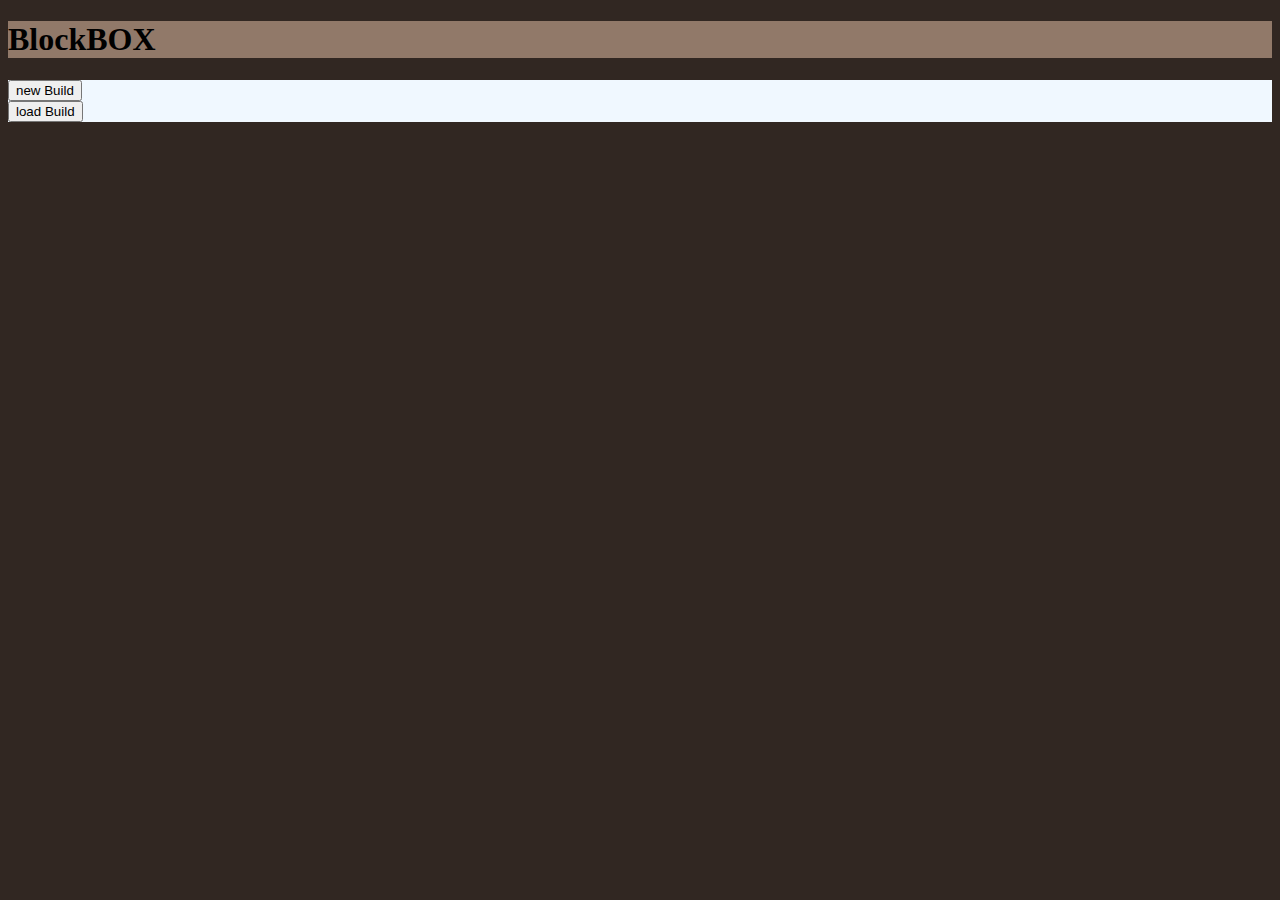
<file: BlockBOX/index.html>
<!DOCTYPE html>
<html lang="en">
<head>
    <meta charset="UTF-8">
    <meta name="viewport" content="width=device-width, initial-scale=1.0">
    <link rel="stylesheet" href="style.css">
    <title>BlockBOX</title>
</head>
<body>
    <header>
        <div class="row">
            <div class="column">
                <h1>BlockBOX</h1>
            </div>
            <div class="column">
                
            </div>
        </div>
        
    </header>
    <main>
        <div class="row">
            <div class="column">
                <button>new Build</button>
            </div>
            <div class="column">
                <button>load Build</button>
            </div>
        </div>
    </main>
    <footer>

    </footer>
</body>
</html>
</file>
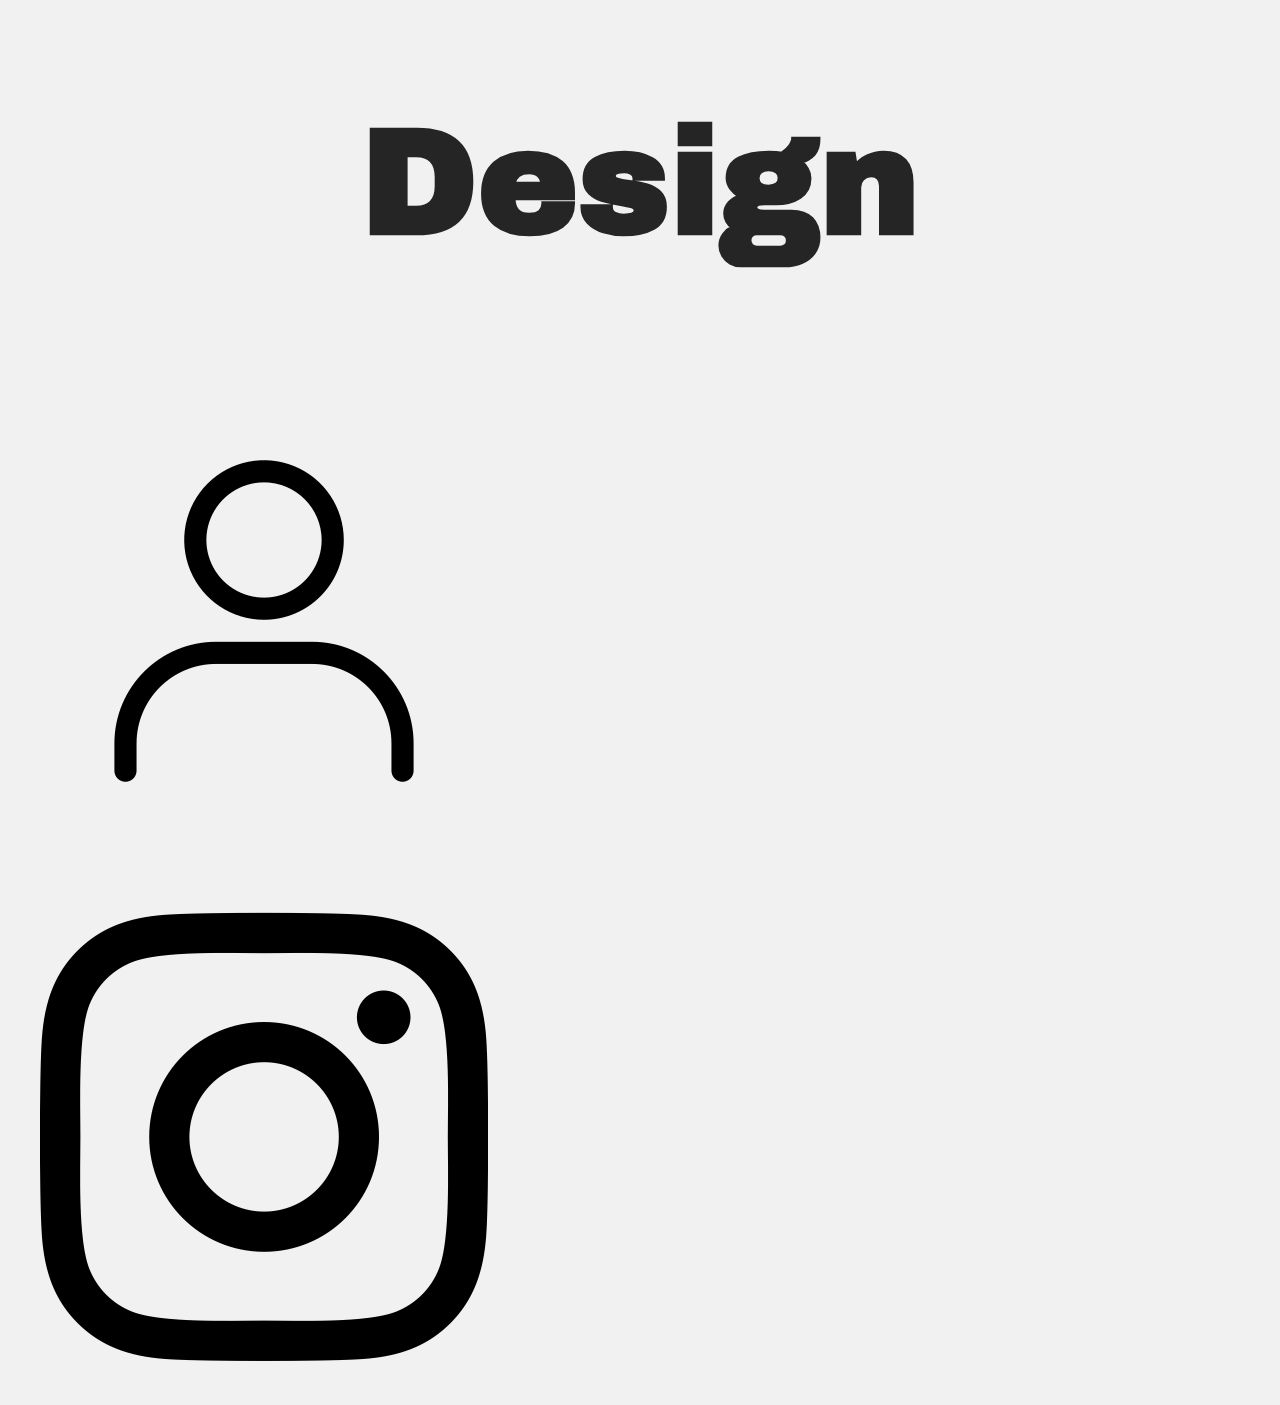
<file: Design/index.html>
<!DOCTYPE html>
<html lang="en">
<head>
    <meta charset="UTF-8">
    <meta name="viewport" content="width=device-width, initial-scale=1.0">
    <link rel="stylesheet" href="style.css">
    <title>Design</title>
</head>
<body>
    <h1>Design</h1>
    <div class="flexBox">
        <div class="flexItem" id="flexItem1">
            <img src="pictures/Account-Icon.png" alt="Design">
        </div>
        <div class="flexItem" id="flexItem2">

            <img src="pictures/FontAwesome-Brands-Instagram-icon.png" alt="Design">
        </div>
    </div>   
</body>
</html>
</file>
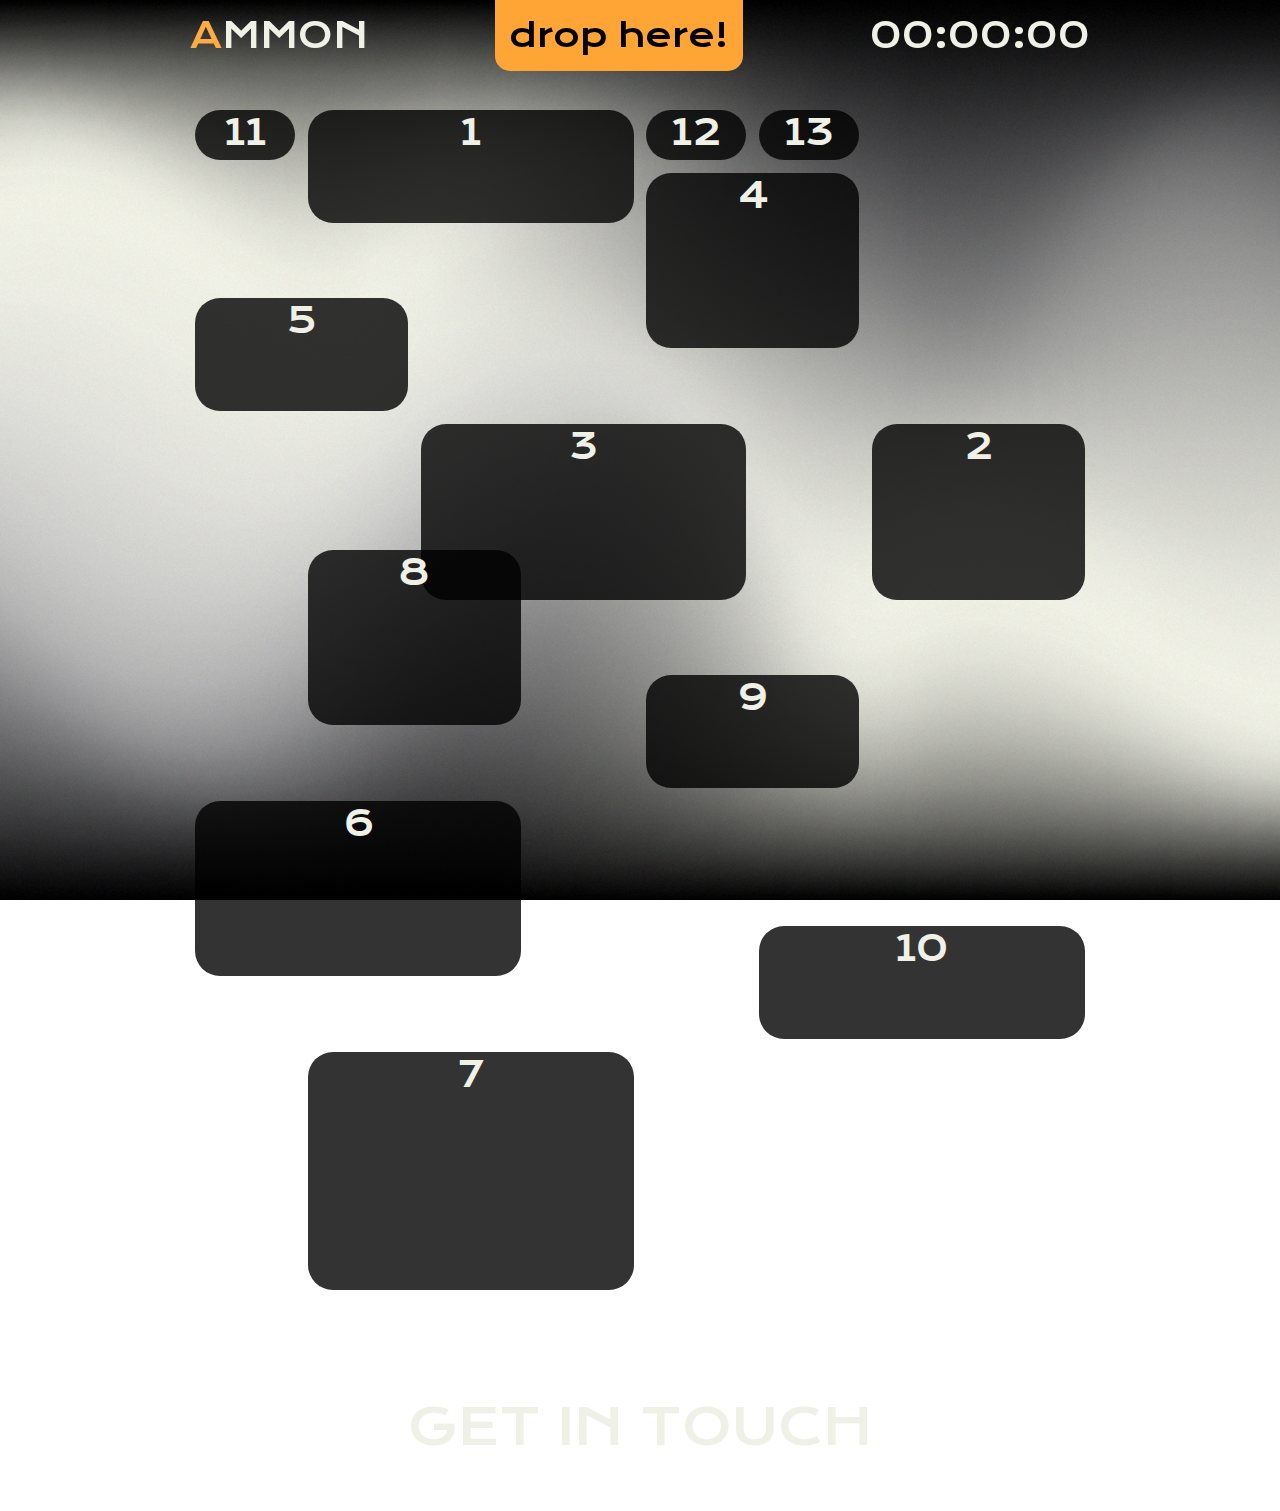
<file: Portfolio/index.html>
<!DOCTYPE html>
<html lang="en">
<head>
    <meta charset="UTF-8">
    <meta name="viewport" content="width=device-width, initial-scale=1.0">
    <link rel="stylesheet" href="style.css">
    <script type="text/javascript" src="script.js"></script>
    <title>Document</title>
</head>
<body>
    <header>
        <div class="header">
            <!-- muss kein Button sein -->
            <div id="logo"><span class="firstLetter">A</span>MMON</div>
            <div id="infoBox">drop here!</div>
            <div id="clock">00:00:00</div>
        </div>
    </header>    
    <main>
        <div id="flexBox">
            <div class="flexItem" id="flexItem1">1</div>
            <div class="flexItem" id="flexItem2">2</div>
            <div class="flexItem" id="flexItem3">3</div>
            <div class="flexItem" id="flexItem4">4</div>
            <div class="flexItem" id="flexItem5">5</div>
            <div class="flexItem" id="flexItem6">6</div>
            <div class="flexItem" id="flexItem7">7</div>
            <div class="flexItem" id="flexItem8">8</div>
            <div class="flexItem" id="flexItem9">9</div>
            <div class="flexItem" id="flexItem10">10</div>
            <div class="flexItem" id="flexItem11">11</div>
            <div class="flexItem" id="flexItem12">12</div>
            <div class="flexItem" id="flexItem13">13</div>

        </div>
    </main>
    <footer>
        <div class="footer">
            <div>GET IN TOUCH</div>
        </div>
    </footer>
</body>
</html>
</file>
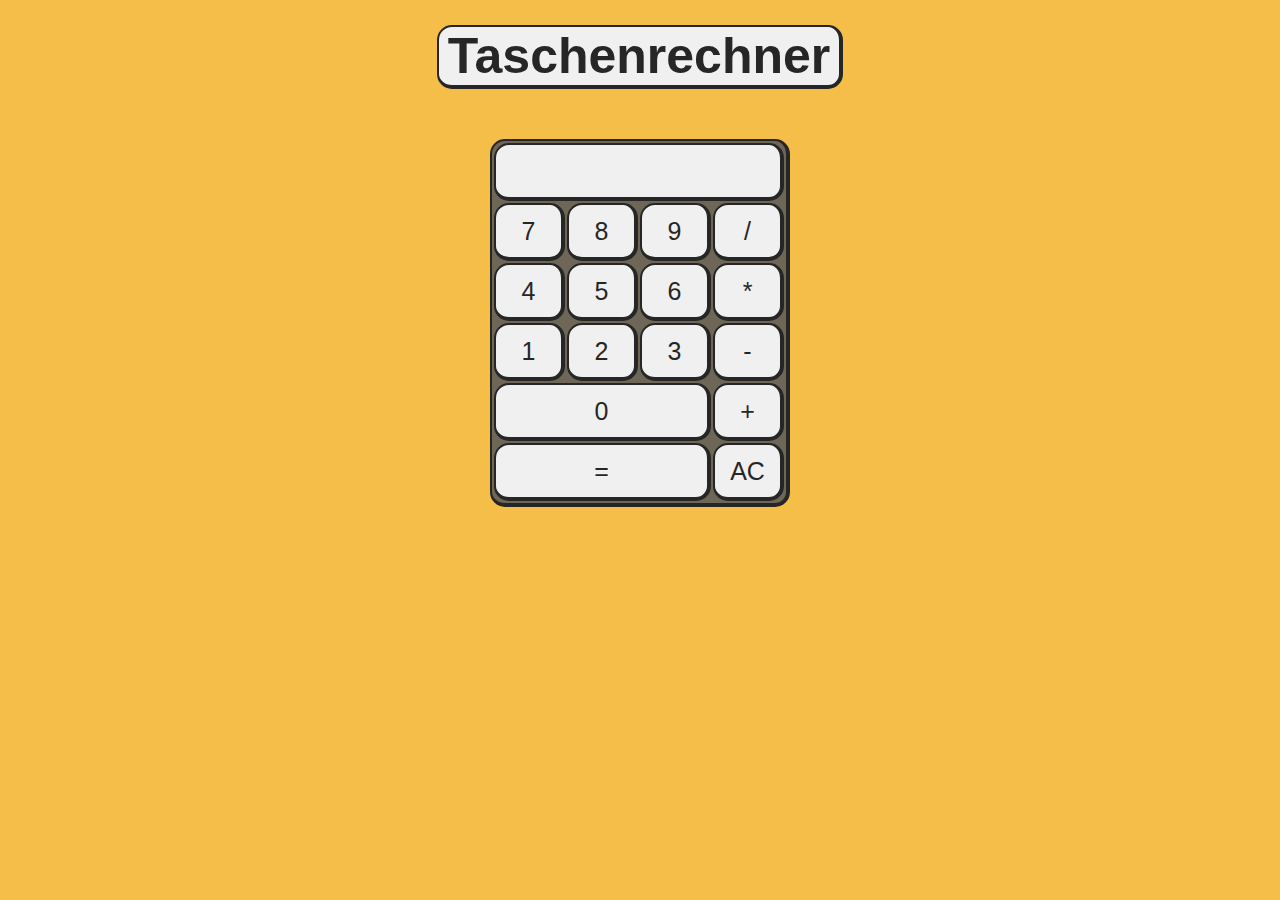
<file: ProjektWoche/Calculator/index.html>
<!DOCTYPE html>
<html lang="en">
<head>
    <meta charset="UTF-8">
    <meta name="viewport" content="width=device-width, initial-scale=1.0">
    <link rel="stylesheet" href="style.css">
    <script src="script.js"></script>
    <title>Calculator</title>
</head>
<body>
    <h1 id="display">Taschenrechner</h1>

    <table>
        <tr>
            <td colspan="4">
				<input type="text" id="dieID" disabled />
			</td>
        </tr>
        <tr>            
			<td>
				<button onclick="zahl('7')">7</button>
			</td>
            <td>
				<button onclick="zahl('8')">8</button>
			</td>
            <td>
				<button onclick="zahl('9')">9</button>
			</td>
            <td>
				<button onclick="operator('/')">/</button>
			</td>
        </tr>
        <tr>
            <td>
				<button onclick="zahl('4')">4</button>
			</td>
            <td>
				<button onclick="zahl('5')">5</button>
			</td>
            <td>
				<button onclick="zahl('6')">6</button>
			</td>
            <td>
				<button onclick="operator('*')">*</button>
			</td>
        </tr>
        <tr>
            <td>
				<button onclick="zahl('1')">1</button>
			</td>
            <td>
				<button onclick="zahl('2')">2</button>
			</td>
            <td>
				<button onclick="zahl('3')">3</button>
			</td>
            <td>
				<button onclick="operator('-')">-</button>
			</td>
        </tr>
        <tr>
            <td colspan="3">
				<button onclick="zahl('0')">0</button>
			</td>
            <td>
				<button onclick="operator('+')">+</button>
			</td>
        </tr>
        <tr>
            <td colspan="3">
				<button onclick="equal()">=</button>
			</td>
			<td>
				<button onclick="remove()">AC</button>
			</td>
        </tr>
    </table>
</body>
</html>
</file>
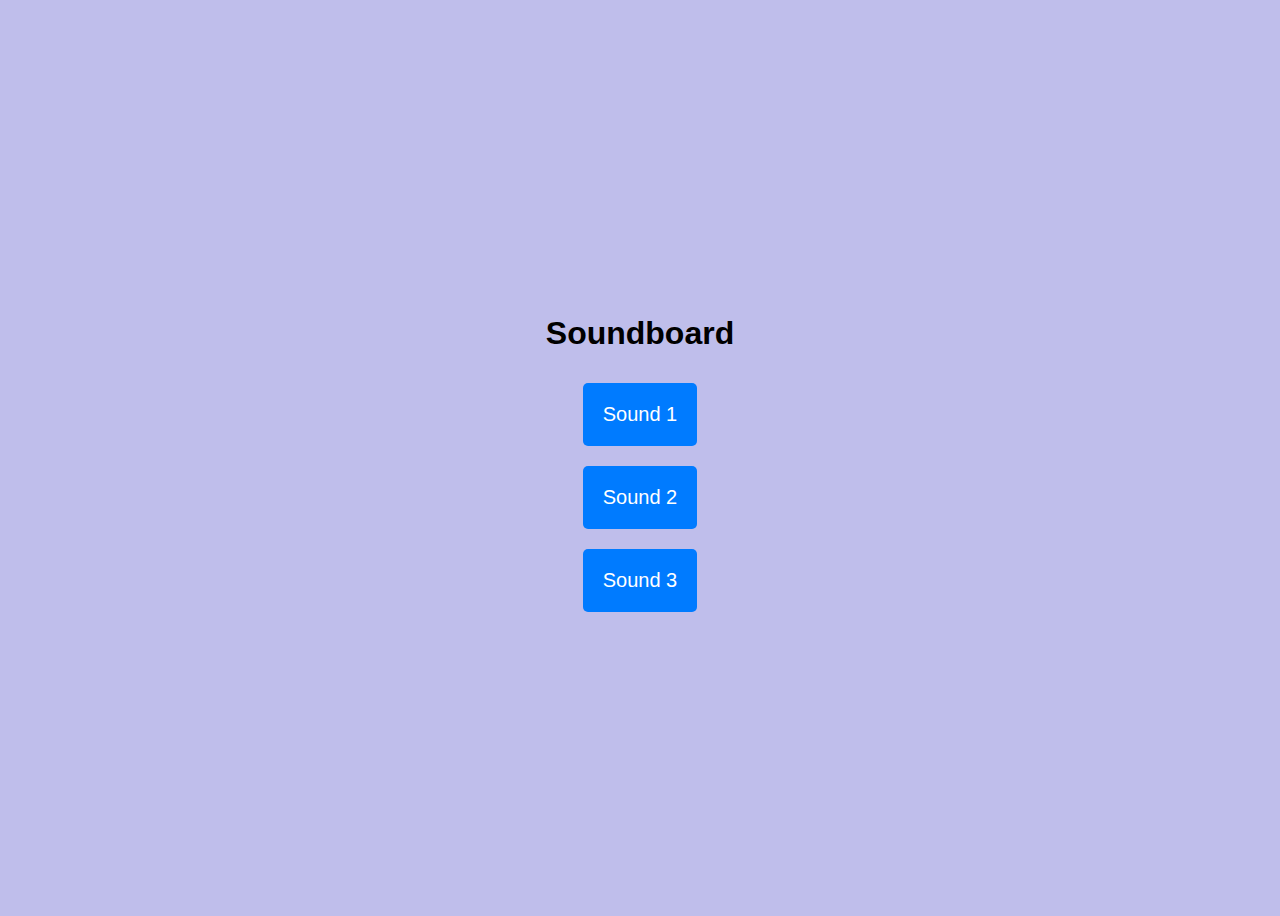
<file: ProjektWoche/Soundboard/index.html>
<!DOCTYPE html>
<html lang="en">
<head>
    <meta charset="UTF-8">
    <meta name="viewport" content="width=device-width, initial-scale=1.0">
	<title>Soundboard</title>
    <style>
        body {
            display: flex;
            flex-direction: column;
            align-items: center;
            justify-content: center;
            height: 100vh;
            background-color: #bfbeeb;
            font-family: Arial, sans-serif;
        }
        button {
            margin: 10px;
            padding: 20px;
            font-size: 20px;
            border: none;
            border-radius: 5px;
            background-color: #007BFF;
            color: white;
            cursor: pointer;
        }
        button:hover {
            background-color: #0056b3;
        }
    </style>
</head>
<body>
    <h1>Soundboard</h1>
    <button onclick="playSound('the-weeknd-rizzz.mp3')">Sound 1</button>
    <button onclick="playSound('spongebob-fail.mp3')">Sound 2</button>
    <button onclick="playSound('clash-royale-hog-rider.mp3')">Sound 3</button>

    <audio id="audioPlayer"></audio>

    <script>
        function playSound(soundFile) {
            var audio = document.getElementById('audioPlayer');
            audio.src = soundFile;
            audio.play();
        }
    </script>
</body>
</html>
</file>
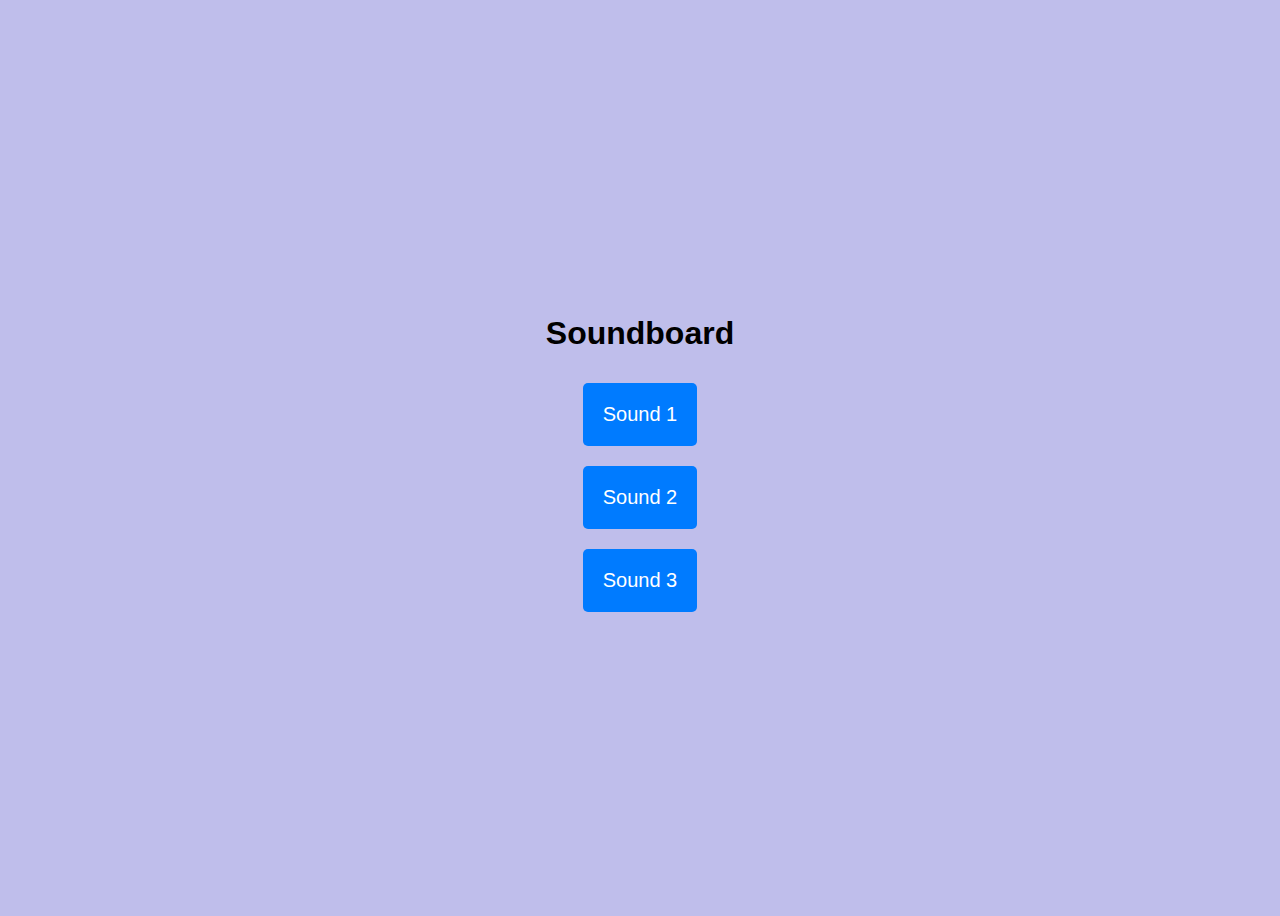
<file: ProjektWoche/test/index.html>
<!DOCTYPE html>
<html lang="en">
<head>
    <meta charset="UTF-8">
    <meta name="viewport" content="width=device-width, initial-scale=1.0">
	<title>Soundboard</title>
    <style>
        body {
            display: flex;
            flex-direction: column;
            align-items: center;
            justify-content: center;
            height: 100vh;
            background-color: #bfbeeb;
            font-family: Arial, sans-serif;
        }
        button {
            margin: 10px;
            padding: 20px;
            font-size: 20px;
            border: none;
            border-radius: 5px;
            background-color: #007BFF;
            color: white;
            cursor: pointer;
        }
        button:hover {
            background-color: #0056b3;
        }
    </style>
</head>
<body>
    <h1>Soundboard</h1>
    <button onclick="playSound('the-weeknd-rizzz.mp3')">Sound 1</button>
    <button onclick="playSound('spongebob-fail.mp3')">Sound 2</button>
    <button onclick="playSound('clash-royale-hog-rider.mp3')">Sound 3</button>

    <audio id="audioPlayer"></audio>

    <script>
        function playSound(soundFile) {
            var audio = document.getElementById('audioPlayer');
            audio.src = soundFile;
            audio.play();
        }
    </script>
</body>
</html>
</file>
<file: BlockBOX/style.css>
body {
    background-color: rgb(49, 39, 34);
}
.row {
    background-color: antiquewhite;
}
.column {
    background-color: aliceblue;
}
h1 {
    background-color: rgb(145, 121, 105);
}
</file>
<file: Design/style.css>
body {
    background-color: #f1f1f1;
}

@font-face {
    font-family: "Archivo_Black";
    src: url("fonts/Archivo_Black/ArchivoBlack-Regular.ttf");
}

h1 {
    position: flex;
    top: 0;
    font-family: "Archivo_Black";
    text-align: center;
    font-size: 150px;
    color: rgb(37, 37, 37);
    transition-duration: 0.3s;
    transition-behavior: ease;
    transition-property: color;
}

h1:hover {
    color: rgba(37, 37, 37, 0.5);
    transition: 0.3s;
}

.fadeBox {
    position: relative;
    width: 50%;
    height: 50%;
    font-family: "Archivo_Black";
    text-align: center;
    font-size: 45px;
    color: rgb(37, 37, 37);
}
</file>
<file: Portfolio/style.css>
body {
    background-image: url("images/background3.png");
    background-size: cover;
    background-repeat: no-repeat;   
    background-attachment: fixed;
    background-position: center;
    font-family: "KronaOne-Regular";
    font-size: 35px;
    color: rgb(240, 241, 230);
}

.header {
    color: rgb(240, 241, 230);
    font-family: "KronaOne-Regular";
    font-size: 35px;
    display: flex;
    position: fixed;
    top: 0;
    right: 0;
    left: 0;
    max-width: 900px;
    align-items: center;
    justify-content: space-between;
    margin: 0px auto 0px auto;
    padding: 0px 30px 30px 30px;
    gap: 50px;
    z-index: 1;
}

.header #infoBox {
    font-size: 32px;
    color:rgb(0, 0, 0);
    background-color: rgb(255, 165, 54);
    padding: 15px;
    flex-shrink: 0;
    border-bottom-left-radius: 15px;
    border-bottom-right-radius: 15px;
}

.header #clock {
    font-size: 35px;
}

button {
    appearance: none;
    background-color: transparent;
    border: none;
    cursor: pointer;
    font-size: inherit;
    color: inherit;
}

button:hover {
    color: rgb(149, 195, 255);
}

span{
    color: rgb(240, 241, 230);
    font-family: "KronaOne-Regular";
}

.firstLetter {
    color: rgb(255, 171, 69);
}

#flexBox {
    display: grid;
    justify-content: center;
    grid-template-columns: repeat(8, minmax(25px, 100px));
    grid-auto-rows: 50px;
    margin-top: 110px;
    gap:1vmax;
}
.flexItem {
    text-align: center;
    border-radius: 25px;
    background-color:rgba(0, 0, 0, 0.8);
}
#flexItem1 {
    grid-column: 2/5;
    grid-row: 1/3;
}
#flexItem2 {
    grid-column: 7/9;
    grid-row: 6/9;
}
#flexItem3 {
    grid-column: 3/6;
    grid-row: 6/9;
}
#flexItem4 {
    grid-column: 5/7;
    grid-row: 2/5;
}
#flexItem5 {
    grid-column: 1/3;
    grid-row: 4/6;
}
#flexItem6 {
    grid-column: 1/4;
    grid-row: 12/15;
}
#flexItem7 {
    grid-column: 2/5;
    grid-row: 16/20;
}
#flexItem8 {
    grid-column: 2/4;
    grid-row: 8/11;
}
#flexItem9 {
    grid-column: 5/7;
    grid-row: 10/12;
}
#flexItem10 {
    grid-column: 6/9;
    grid-row: 14/16;
}

footer  {
    font-size: 50px;
    display: sticky;
    bottom: 0px;
    position: relative;
    bottom: 45px;
    margin-top: 150px;
    text-align: center;
}

@font-face {
    font-family: "Agenda-One-Medium";
    src: url(font/AgendaOneMedium);
}

@font-face {
    font-family: "Agenda-One-Black";
    src: url(font/AgendaOneBlack);
}

@font-face {
    font-family: "KronaOne-Regular";
    src: url(font/KronaOne-Regular.ttf);
}

@media only screen and (max-width: 500px) {
    #clock {
        width: 0px;
        transition: width 2s ease-in-out;
        overflow: hidden;
    }
}
</file>
<file: ProjektWoche/Calculator/style.css>
body {
    background-color: #f4be49;
    color: #272626;
    font-size: 25px;
    font-family:Impact, Haettenschweiler, 'Arial Narrow Bold', sans-serif;
}

h1 {
    background-color: #f0f0f0;
    border: 2px solid #272626;
    border-bottom-width: 4px;
    border-right-width: 4px;
    border-radius: 15px;
    text-align: center;
    width: 400px;
    margin: auto;
    margin-bottom: 50px;
    margin-top: 25px;
    
}
table {
    background-color: #6e6656;
    border: 2px solid #272626;
    border-bottom-width: 4px;
    border-right-width: 4px;
    border-radius: 15px;
    text-align: center;
    margin: auto;
    width: 300px;
}

td {
    background-color: #f0f0f0;
    border: 2px solid #272626;
    border-bottom-width: 4px;
    border-right-width: 4px;
    border-radius: 15px;   
    width: 50px;
    height: 50px;
    text-align: center;
}
input {
	color: #272626;
    background-color: #f0f0f0;
    border: none;
    width: 90%;
    height: 100%;
    text-align: left;
    font-size: 20px;
    font-weight: 800;
}
button {
	color: #272626;
	background-color: #f0f0f0;
	border: none;
	border-radius: 15px;
    text-align: center;
	font-size: 25px;
    font-family:Impact, Haettenschweiler, 'Arial Narrow Bold', sans-serif;
	width: 100%;
	height: 100%;
}
</file>
